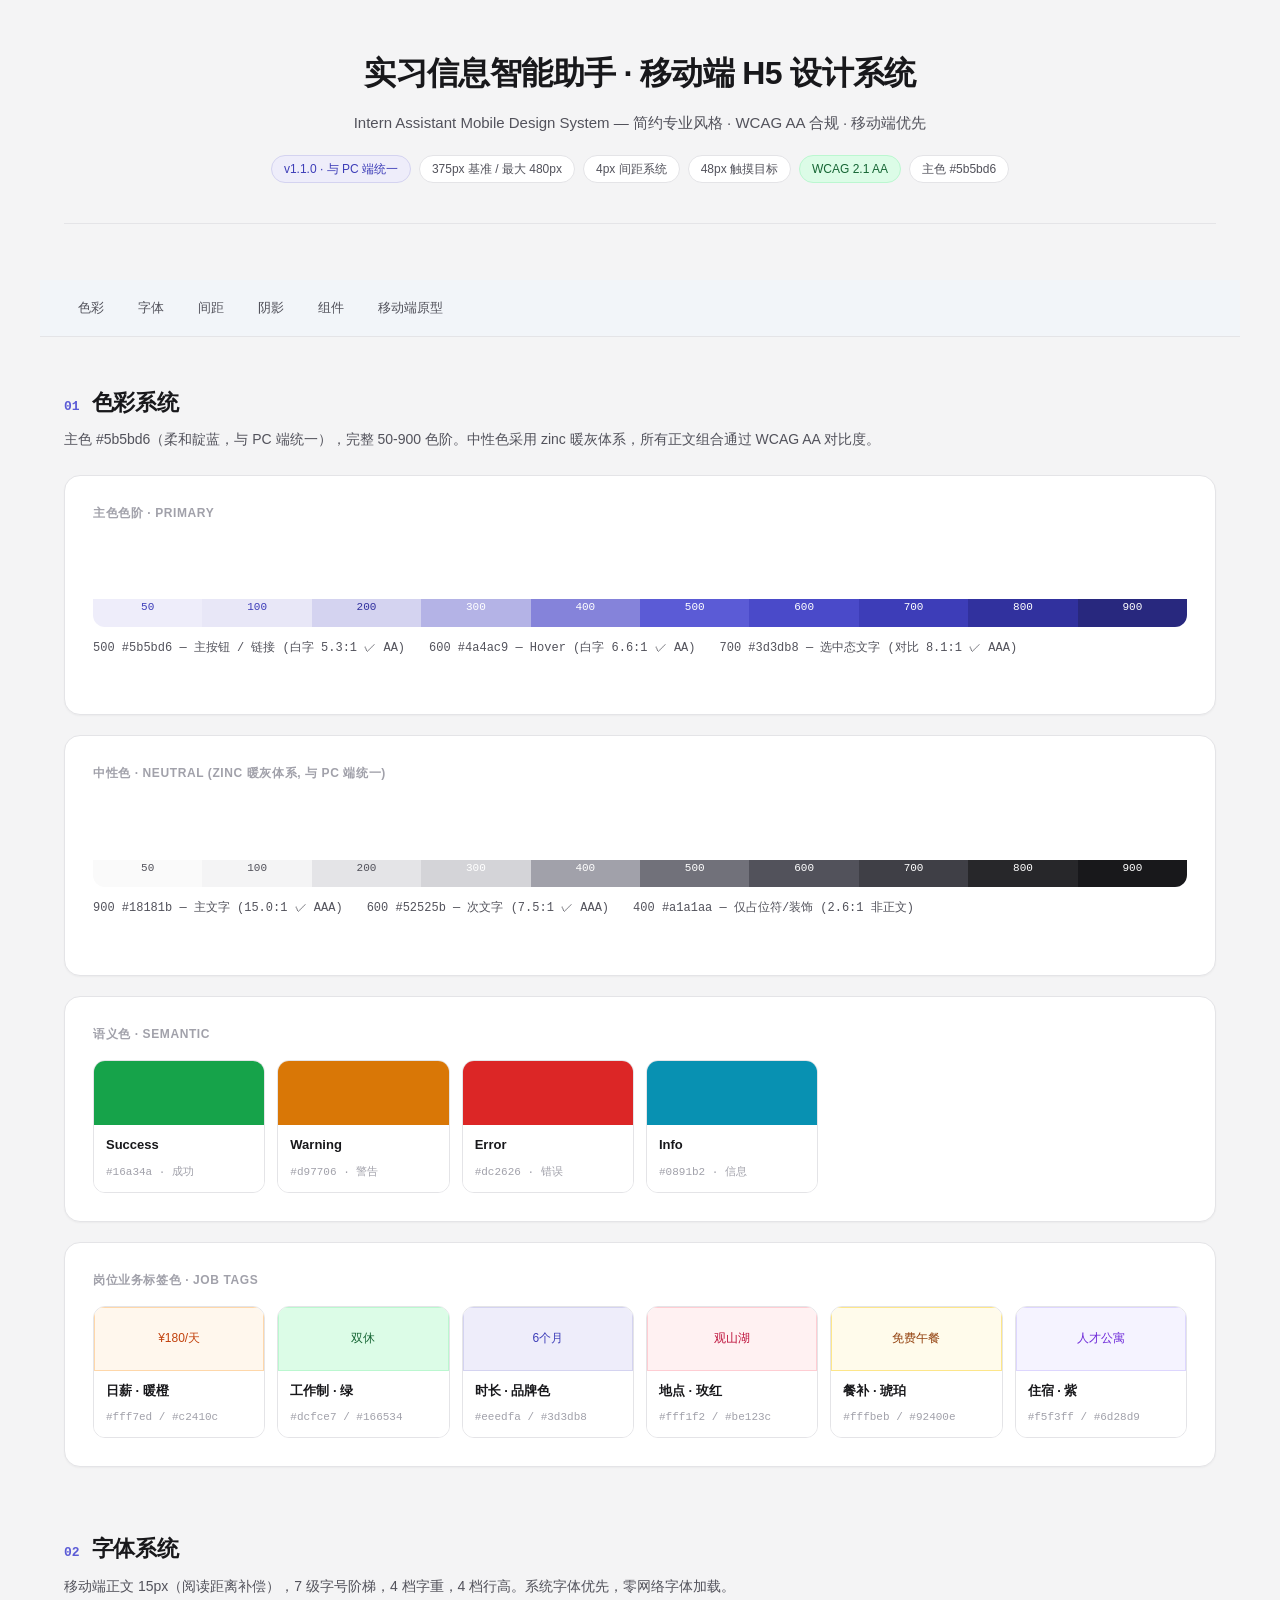
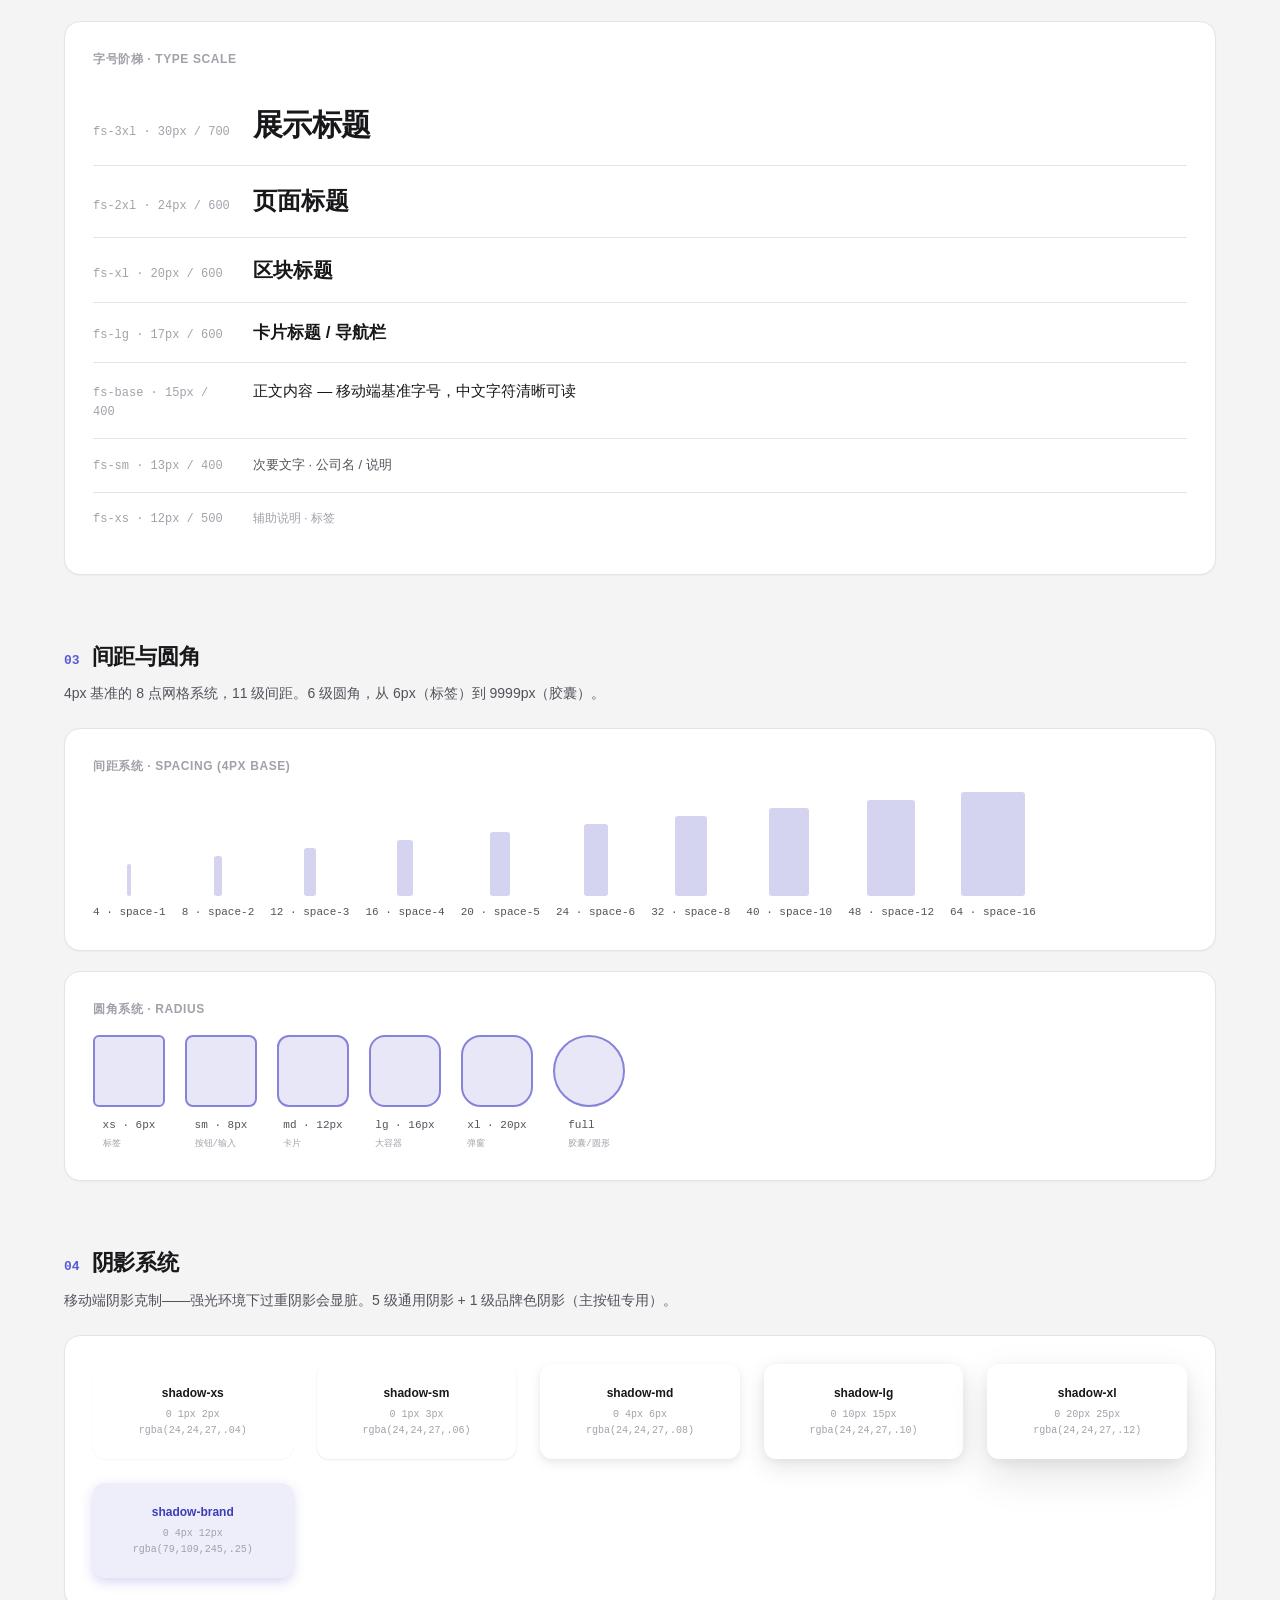
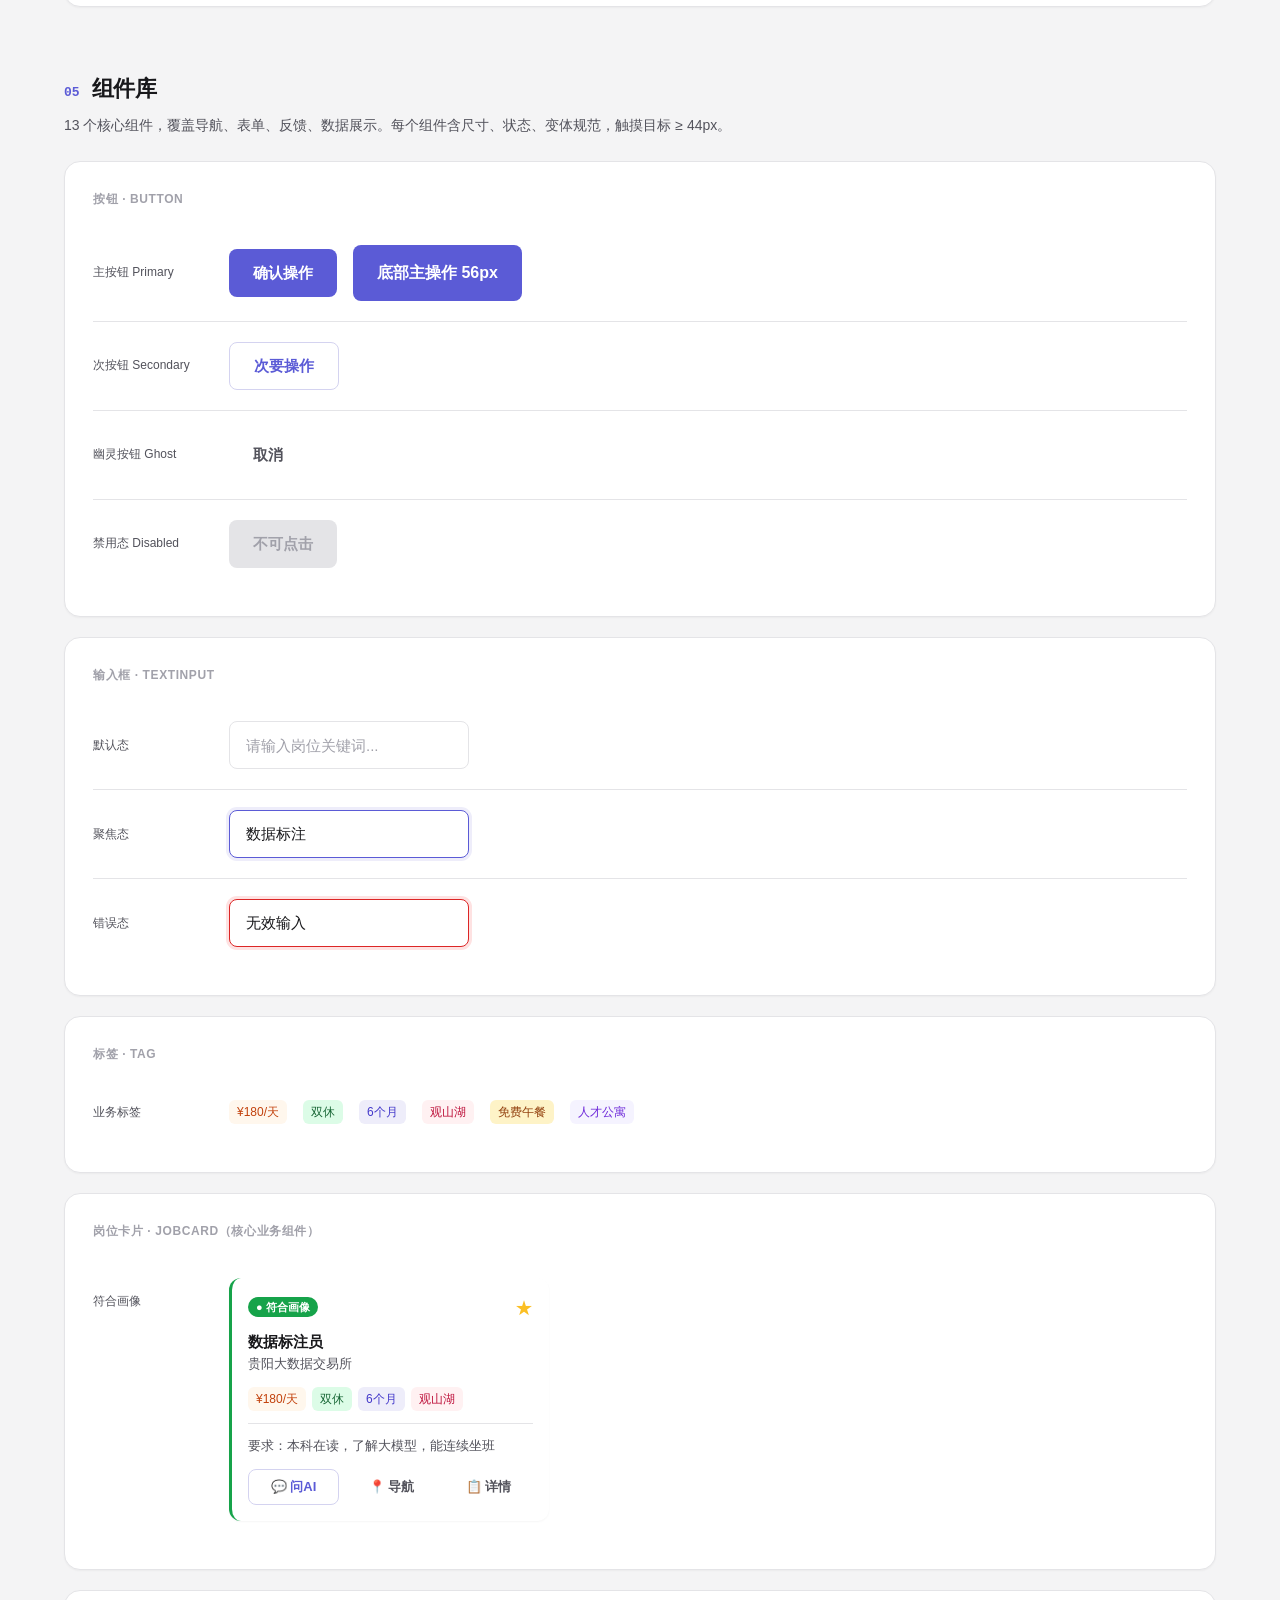
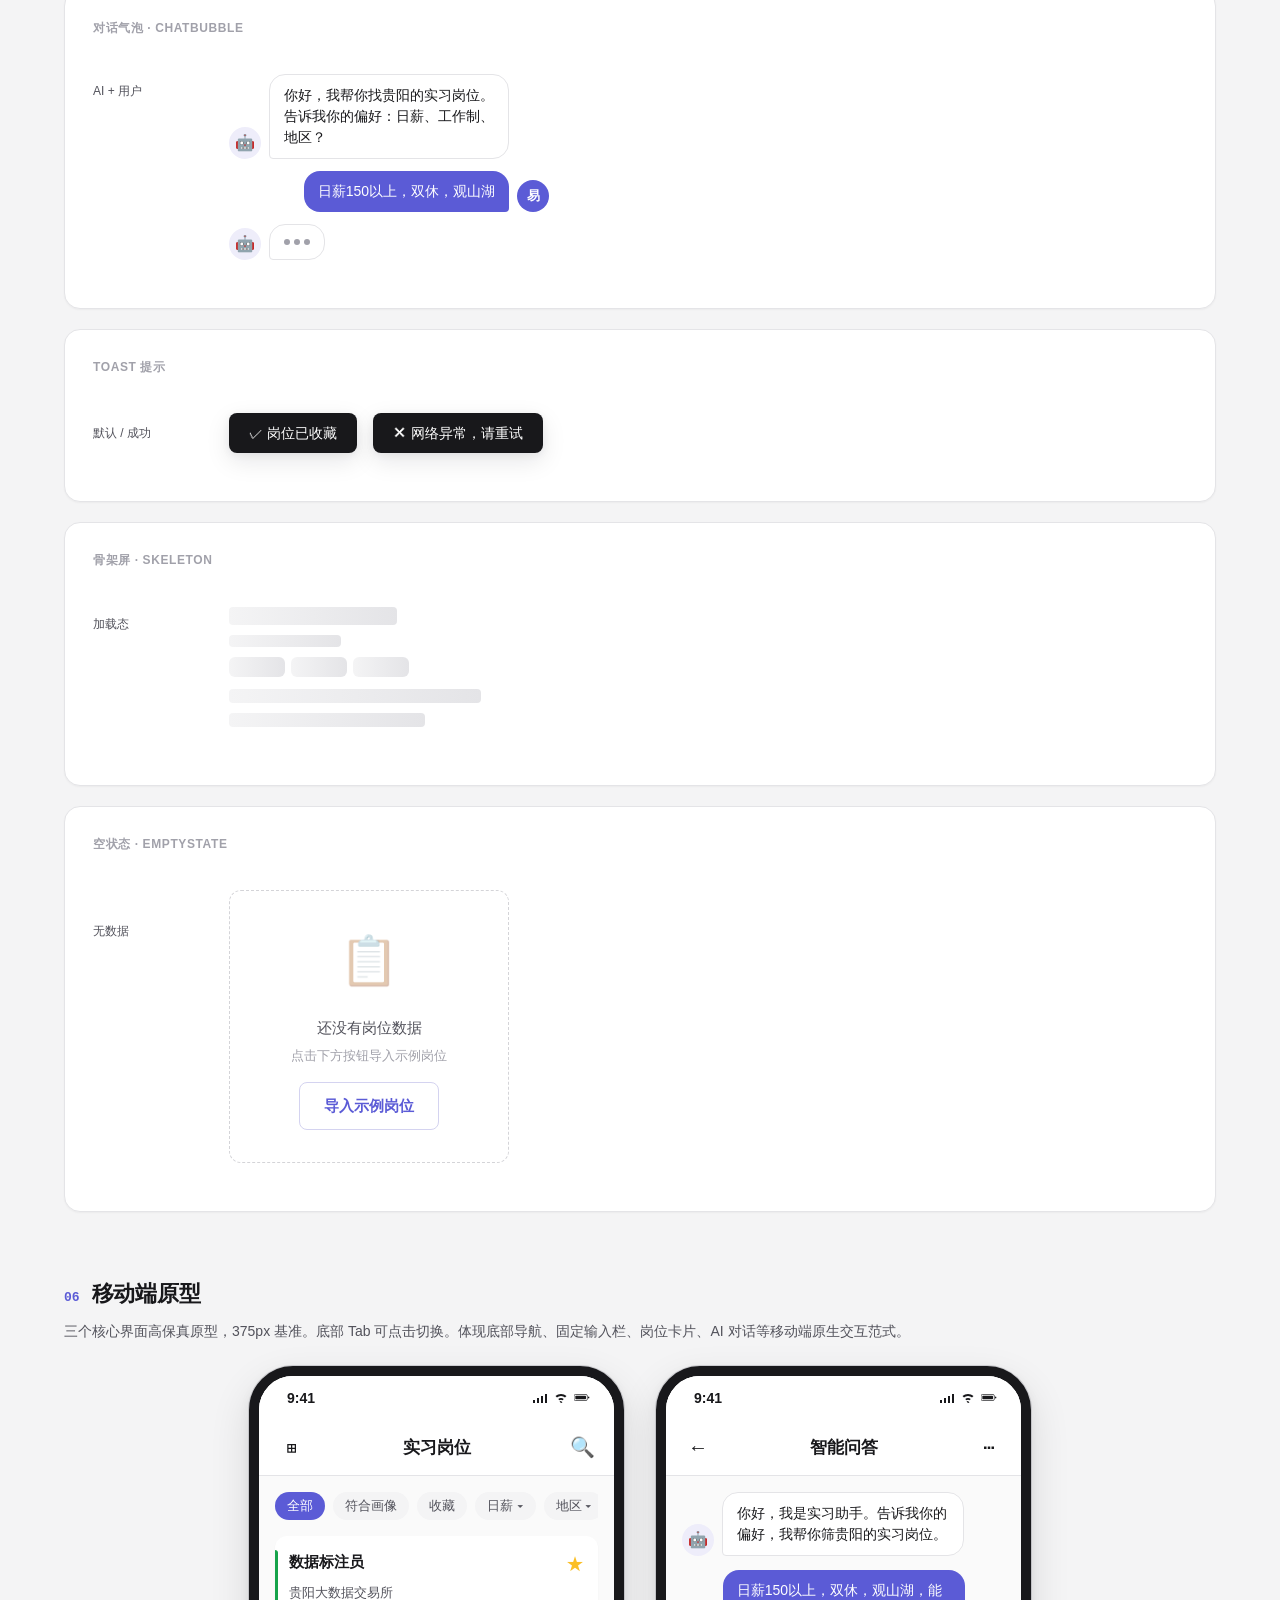
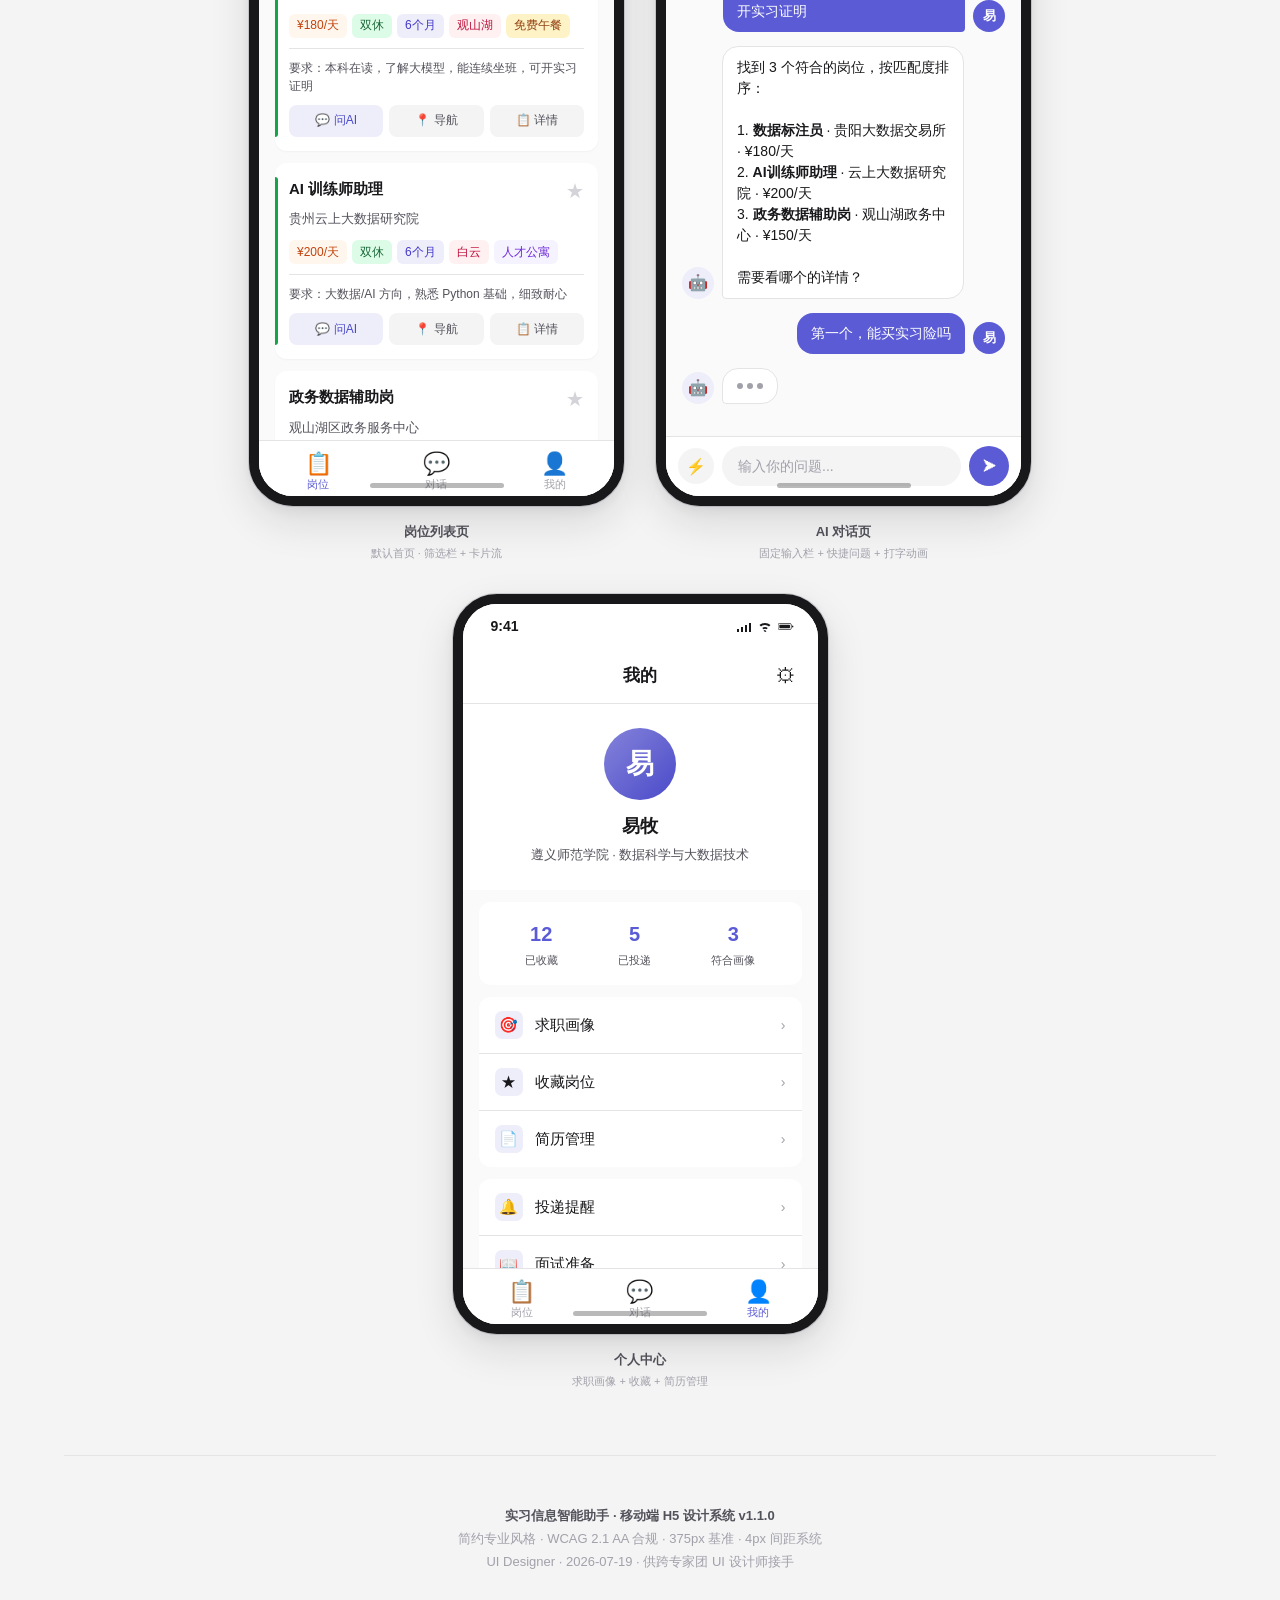
<file: ui-redesign/preview.html>
<!DOCTYPE html>
<html lang="zh-CN" data-theme="light">
<head>
<meta charset="UTF-8">
<meta name="viewport" content="width=device-width, initial-scale=1.0">
<title>实习信息智能助手 · 移动端 H5 设计系统</title>
<link rel="stylesheet" href="design-tokens.css">
<style>
  /* ============ 展示页专属样式 (画廊层, 不属于设计系统本身) ============ */
  body {
    background: #f4f4f5;
    color: var(--color-text-primary);
    padding: 0;
  }
  .gallery {
    max-width: 1200px;
    margin: 0 auto;
    padding: 48px 24px 80px;
  }
  .gallery-header {
    text-align: center;
    margin-bottom: 56px;
    padding-bottom: 40px;
    border-bottom: 1px solid var(--color-border);
  }
  .gallery-header h1 {
    font-size: 32px;
    font-weight: 700;
    letter-spacing: -0.02em;
    color: var(--c-gray-900);
    margin-bottom: 12px;
  }
  .gallery-header .subtitle {
    font-size: 15px;
    color: var(--color-text-secondary);
    margin-bottom: 20px;
  }
  .badges {
    display: flex;
    gap: 8px;
    justify-content: center;
    flex-wrap: wrap;
  }
  .badge {
    display: inline-flex;
    align-items: center;
    height: 28px;
    padding: 0 12px;
    border-radius: var(--radius-full);
    font-size: 12px;
    font-weight: 500;
    background: var(--color-bg-surface);
    border: 1px solid var(--color-border);
    color: var(--color-text-secondary);
  }
  .badge--brand { background: var(--c-primary-50); color: var(--c-primary-700); border-color: var(--c-primary-200); }
  .badge--success { background: var(--c-success-50); color: var(--c-success-700); border-color: var(--c-success-100); }

  /* 锚点导航 */
  .nav {
    position: sticky;
    top: 0;
    z-index: 50;
    background: rgba(241, 245, 249, 0.85);
    backdrop-filter: saturate(180%) blur(12px);
    -webkit-backdrop-filter: saturate(180%) blur(12px);
    border-bottom: 1px solid var(--color-border);
    margin: 0 -24px 48px;
    padding: 12px 24px;
  }
  .nav-inner {
    max-width: 1152px;
    margin: 0 auto;
    display: flex;
    gap: 6px;
    overflow-x: auto;
    scrollbar-width: none;
  }
  .nav-inner::-webkit-scrollbar { display: none; }
  .nav a {
    flex-shrink: 0;
    height: 32px;
    display: inline-flex;
    align-items: center;
    padding: 0 14px;
    border-radius: var(--radius-full);
    font-size: 13px;
    font-weight: 500;
    color: var(--color-text-secondary);
    text-decoration: none;
    transition: all var(--duration-fast) var(--ease-standard);
  }
  .nav a:hover { background: var(--color-bg-surface); color: var(--color-text-primary); }

  /* Section 通用 */
  section {
    margin-bottom: 64px;
    scroll-margin-top: 72px;
  }
  .section-title {
    display: flex;
    align-items: baseline;
    gap: 12px;
    margin-bottom: 8px;
  }
  .section-title h2 {
    font-size: 22px;
    font-weight: 600;
    color: var(--c-gray-900);
    letter-spacing: -0.01em;
  }
  .section-title .num {
    font-size: 13px;
    font-weight: 600;
    color: var(--c-primary-500);
    font-family: var(--font-family-mono);
  }
  .section-desc {
    font-size: 14px;
    color: var(--color-text-secondary);
    margin-bottom: 24px;
  }

  /* 卡片容器 */
  .panel {
    background: var(--color-bg-surface);
    border-radius: var(--radius-lg);
    border: 1px solid var(--color-border);
    padding: 28px;
    box-shadow: var(--shadow-xs);
  }
  .panel + .panel { margin-top: 20px; }
  .panel-label {
    font-size: 12px;
    font-weight: 600;
    color: var(--color-text-tertiary);
    text-transform: uppercase;
    letter-spacing: 0.05em;
    margin-bottom: 16px;
  }

  /* ============ 色彩展示 ============ */
  .color-row {
    display: flex;
    align-items: flex-end;
    border-radius: var(--radius-md);
    overflow: hidden;
    height: 88px;
    margin-bottom: 12px;
  }
  .color-swatch {
    flex: 1;
    display: flex;
    align-items: flex-end;
    justify-content: center;
    padding-bottom: 10px;
    font-size: 11px;
    font-family: var(--font-family-mono);
    font-weight: 500;
  }
  .color-meta {
    display: flex;
    gap: 24px;
    flex-wrap: wrap;
    font-size: 12px;
    color: var(--color-text-secondary);
    margin-bottom: 28px;
  }
  .color-meta span { font-family: var(--font-family-mono); }
  .color-blocks {
    display: grid;
    grid-template-columns: repeat(auto-fill, minmax(160px, 1fr));
    gap: 12px;
  }
  .color-block {
    border-radius: var(--radius-md);
    overflow: hidden;
    border: 1px solid var(--color-border);
  }
  .color-block .chip { height: 64px; }
  .color-block .info {
    padding: 10px 12px;
    background: var(--color-bg-surface);
  }
  .color-block .info strong { display: block; font-size: 13px; font-weight: 600; color: var(--color-text-primary); margin-bottom: 2px; }
  .color-block .info code { font-size: 11px; color: var(--color-text-tertiary); font-family: var(--font-family-mono); }

  /* ============ 字体展示 ============ */
  .type-row {
    display: flex;
    align-items: baseline;
    gap: 20px;
    padding: 16px 0;
    border-bottom: 1px solid var(--color-border);
  }
  .type-row:last-child { border-bottom: none; }
  .type-spec {
    flex-shrink: 0;
    width: 140px;
    font-size: 12px;
    color: var(--color-text-tertiary);
    font-family: var(--font-family-mono);
  }
  .type-sample { color: var(--color-text-primary); }

  /* ============ 间距 / 圆角 / 阴影 ============ */
  .spacing-grid {
    display: flex;
    align-items: flex-end;
    gap: 16px;
    flex-wrap: wrap;
  }
  .spacing-item {
    display: flex;
    flex-direction: column;
    align-items: center;
    gap: 8px;
  }
  .spacing-bar {
    background: var(--c-primary-200);
    border-radius: 3px;
  }
  .spacing-label {
    font-size: 11px;
    font-family: var(--font-family-mono);
    color: var(--color-text-secondary);
  }
  .radius-grid {
    display: flex;
    gap: 20px;
    flex-wrap: wrap;
  }
  .radius-item {
    display: flex;
    flex-direction: column;
    align-items: center;
    gap: 10px;
  }
  .radius-box {
    width: 72px;
    height: 72px;
    background: var(--c-primary-100);
    border: 2px solid var(--c-primary-400);
  }
  .radius-label {
    font-size: 11px;
    font-family: var(--font-family-mono);
    color: var(--color-text-secondary);
  }
  .shadow-grid {
    display: grid;
    grid-template-columns: repeat(auto-fill, minmax(180px, 1fr));
    gap: 24px;
  }
  .shadow-card {
    background: var(--color-bg-surface);
    border-radius: var(--radius-md);
    padding: 20px;
    text-align: center;
  }
  .shadow-card .name { font-size: 12px; font-weight: 600; color: var(--color-text-primary); margin-bottom: 4px; }
  .shadow-card .val { font-size: 10px; font-family: var(--font-family-mono); color: var(--color-text-tertiary); }

  /* ============ 组件展示 ============ */
  .comp-row {
    display: flex;
    align-items: center;
    gap: 16px;
    flex-wrap: wrap;
    padding: 20px 0;
    border-bottom: 1px solid var(--color-border);
  }
  .comp-row:last-child { border-bottom: none; }
  .comp-label {
    width: 120px;
    flex-shrink: 0;
    font-size: 12px;
    font-weight: 500;
    color: var(--color-text-secondary);
  }

  /* 按钮组件 */
  .btn {
    display: inline-flex;
    align-items: center;
    justify-content: center;
    gap: 6px;
    height: 48px;
    padding: 0 24px;
    border: none;
    border-radius: var(--radius-sm);
    font-family: inherit;
    font-size: 15px;
    font-weight: 600;
    cursor: pointer;
    transition: all var(--duration-fast) var(--ease-standard);
    user-select: none;
  }
  .btn--primary { background: var(--c-primary-500); color: #fff; }
  .btn--primary:hover { background: var(--c-primary-600); transform: translateY(-1px); box-shadow: var(--shadow-brand); }
  .btn--secondary { background: var(--color-bg-surface); color: var(--c-primary-500); border: 1px solid var(--c-primary-200); }
  .btn--ghost { background: transparent; color: var(--color-text-secondary); }
  .btn--ghost:hover { background: var(--color-bg-muted); }
  .btn--disabled { background: var(--c-gray-200); color: var(--c-gray-400); cursor: not-allowed; }
  .btn--lg { height: 56px; font-size: 16px; }

  /* 输入框 */
  .input {
    height: 48px;
    width: 240px;
    padding: 0 16px;
    border: 1px solid var(--color-border);
    border-radius: var(--radius-sm);
    font-family: inherit;
    font-size: 15px;
    color: var(--color-text-primary);
    background: var(--color-bg-surface);
    transition: all var(--duration-fast);
  }
  .input::placeholder { color: var(--color-text-tertiary); }
  .input:focus { outline: none; border-color: var(--c-primary-500); box-shadow: 0 0 0 3px var(--c-primary-50); }
  .input--error { border-color: var(--c-error-500); }

  /* 标签 */
  .tag {
    display: inline-flex;
    align-items: center;
    height: 24px;
    padding: 0 8px;
    border-radius: var(--radius-xs);
    font-size: 12px;
    font-weight: 500;
  }

  /* 卡片 */
  .job-card {
    width: 320px;
    background: var(--color-bg-surface);
    border-radius: var(--radius-md);
    padding: 16px;
    box-shadow: var(--shadow-xs);
    position: relative;
    overflow: hidden;
  }
  .job-card.matched { border-left: 3px solid var(--c-success-500); }
  .job-card .top { display: flex; justify-content: space-between; align-items: flex-start; margin-bottom: 8px; }
  .job-card .match-badge {
    display: inline-flex;
    align-items: center;
    height: 20px;
    padding: 0 8px;
    background: var(--c-success-500);
    color: #fff;
    border-radius: var(--radius-full);
    font-size: 11px;
    font-weight: 600;
  }
  .job-card h4 { font-size: 15px; font-weight: 600; color: var(--color-text-primary); }
  .job-card .company { font-size: 13px; color: var(--color-text-secondary); margin-bottom: 12px; }
  .job-card .tags { display: flex; flex-wrap: wrap; gap: 6px; margin-bottom: 12px; }
  .job-card .req { font-size: 13px; color: var(--color-text-secondary); padding-top: 12px; border-top: 1px solid var(--color-border); margin-bottom: 12px; }
  .job-card .actions { display: flex; gap: 8px; }
  .job-card .actions .btn { flex: 1; height: 36px; font-size: 13px; padding: 0 8px; }

  /* 对话气泡 */
  .chat-demo { width: 320px; display: flex; flex-direction: column; gap: 12px; }
  .bubble-row { display: flex; gap: 8px; align-items: flex-end; }
  .bubble-row.user { flex-direction: row-reverse; }
  .avatar {
    width: 32px; height: 32px; border-radius: 50%;
    display: flex; align-items: center; justify-content: center;
    font-size: 16px; flex-shrink: 0;
  }
  .avatar.ai { background: var(--c-primary-50); }
  .avatar.user { background: var(--c-primary-500); color: #fff; font-size: 13px; font-weight: 600; }
  .bubble {
    max-width: 75%;
    padding: 10px 14px;
    font-size: 14px;
    line-height: 1.5;
  }
  .bubble.ai { background: var(--color-bg-surface); border: 0.5px solid var(--color-border); border-radius: 16px 16px 16px 4px; color: var(--color-text-primary); }
  .bubble.user { background: var(--c-primary-500); color: #fff; border-radius: 16px 16px 4px 16px; }
  .typing { display: flex; gap: 4px; padding: 4px 0; }
  .typing span { width: 6px; height: 6px; background: var(--color-text-tertiary); border-radius: 50%; animation: bounce 1.2s infinite; }
  .typing span:nth-child(2) { animation-delay: 0.2s; }
  .typing span:nth-child(3) { animation-delay: 0.4s; }
  @keyframes bounce { 0%, 60%, 100% { transform: translateY(0); opacity: 0.5; } 30% { transform: translateY(-4px); opacity: 1; } }

  /* Toast */
  .toast-demo {
    display: inline-flex;
    align-items: center;
    gap: 8px;
    height: 40px;
    padding: 0 20px;
    background: var(--c-gray-900);
    color: #fff;
    border-radius: var(--radius-sm);
    font-size: 14px;
    font-weight: 500;
    box-shadow: var(--shadow-lg);
  }

  /* 骨架屏 */
  .skeleton-card { width: 280px; }
  .skeleton {
    background: linear-gradient(90deg, var(--c-gray-100) 0%, var(--c-gray-200) 50%, var(--c-gray-100) 100%);
    background-size: 200% 100%;
    animation: shimmer 1.5s infinite;
    border-radius: 4px;
  }
  @keyframes shimmer { 0% { background-position: 200% 0; } 100% { background-position: -200% 0; } }
  .skel-line { height: 14px; margin-bottom: 10px; }
  .skel-line.title { height: 18px; width: 60%; }
  .skel-line.sub { height: 12px; width: 40%; }
  .skel-tags { display: flex; gap: 6px; margin-bottom: 12px; }
  .skel-tag { height: 20px; width: 56px; border-radius: 6px; }

  /* 空状态 */
  .empty-demo {
    width: 280px;
    padding: 32px 16px;
    text-align: center;
    background: var(--color-bg-surface);
    border-radius: var(--radius-md);
    border: 1px dashed var(--color-border-strong);
  }
  .empty-demo .icon { font-size: 48px; margin-bottom: 16px; opacity: 0.4; }
  .empty-demo h4 { font-size: 15px; font-weight: 500; color: var(--color-text-secondary); margin-bottom: 6px; }
  .empty-demo p { font-size: 13px; color: var(--color-text-tertiary); margin-bottom: 16px; }

  /* ============ 移动端原型 ============ */
  .phones {
    display: flex;
    gap: 32px;
    justify-content: center;
    flex-wrap: wrap;
  }
  .phone {
    width: 375px;
    background: var(--color-bg-page);
    border-radius: 44px;
    border: 10px solid #18181b;
    box-shadow: var(--shadow-xl), 0 0 0 1px var(--c-gray-300);
    overflow: hidden;
    position: relative;
    flex-shrink: 0;
  }
  .phone-screen {
    height: 720px;
    background: var(--color-bg-page);
    display: flex;
    flex-direction: column;
    overflow: hidden;
    position: relative;
  }
  /* 状态栏 */
  .status-bar {
    height: 44px;
    display: flex;
    align-items: center;
    justify-content: space-between;
    padding: 0 24px 0 28px;
    font-size: 14px;
    font-weight: 600;
    color: var(--color-text-primary);
    background: var(--color-bg-surface);
    flex-shrink: 0;
  }
  .status-bar .icons { display: flex; gap: 5px; align-items: center; }
  .status-bar .icons svg { width: 16px; height: 11px; }

  /* 顶部导航栏 */
  .topbar {
    height: var(--topbar-height);
    background: var(--color-bg-surface);
    border-bottom: 0.5px solid var(--color-border);
    display: flex;
    align-items: center;
    padding: 0 8px;
    flex-shrink: 0;
    position: relative;
  }
  .topbar .title {
    flex: 1;
    text-align: center;
    font-size: 17px;
    font-weight: 600;
    color: var(--color-text-primary);
  }
  .topbar .icon-btn {
    width: 48px; height: 48px;
    display: flex; align-items: center; justify-content: center;
    background: transparent; border: none; cursor: pointer;
    color: var(--color-text-primary);
    font-size: 20px;
  }

  /* 内容区 */
  .screen-body {
    flex: 1;
    overflow-y: auto;
    padding: 16px;
  }
  .screen-body::-webkit-scrollbar { display: none; }

  /* 筛选栏 */
  .filter-bar {
    display: flex;
    gap: 8px;
    margin-bottom: 16px;
    overflow-x: auto;
    scrollbar-width: none;
  }
  .filter-bar::-webkit-scrollbar { display: none; }
  .filter-chip {
    flex-shrink: 0;
    height: 28px;
    display: inline-flex;
    align-items: center;
    padding: 0 12px;
    border-radius: var(--radius-full);
    font-size: 13px;
    font-weight: 500;
    background: var(--color-bg-muted);
    color: var(--color-text-secondary);
    border: none;
    cursor: pointer;
  }
  .filter-chip.active { background: var(--c-primary-500); color: #fff; }

  /* 岗位卡片 (原型内) */
  .jc {
    background: var(--color-bg-surface);
    border-radius: var(--radius-md);
    padding: 14px;
    margin-bottom: 12px;
    box-shadow: var(--shadow-xs);
    position: relative;
  }
  .jc.matched::before {
    content: ''; position: absolute; left: 0; top: 14px; bottom: 14px; width: 3px;
    background: var(--c-success-500); border-radius: 0 3px 3px 0;
  }
  .jc .jc-top { display: flex; justify-content: space-between; align-items: flex-start; margin-bottom: 4px; }
  .jc .jc-title { font-size: 15px; font-weight: 600; color: var(--color-text-primary); }
  .jc .jc-star { color: var(--c-gray-300); font-size: 18px; cursor: pointer; }
  .jc .jc-star.on { color: #fbbf24; }
  .jc .jc-co { font-size: 13px; color: var(--color-text-secondary); margin-bottom: 10px; }
  .jc .jc-tags { display: flex; flex-wrap: wrap; gap: 5px; margin-bottom: 10px; }
  .jc .jc-req { font-size: 12px; color: var(--color-text-secondary); padding-top: 10px; border-top: 0.5px solid var(--color-border); margin-bottom: 10px; line-height: 1.5; }
  .jc .jc-actions { display: flex; gap: 6px; }
  .jc .jc-actions button {
    flex: 1; height: 32px; border: none; border-radius: var(--radius-sm);
    font-size: 12px; font-weight: 500; cursor: pointer; font-family: inherit;
    display: inline-flex; align-items: center; justify-content: center; gap: 4px;
  }
  .jc .jc-actions .act-ai { background: var(--c-primary-50); color: var(--c-primary-600); }
  .jc .jc-actions .act-nav { background: var(--color-bg-muted); color: var(--color-text-secondary); }
  .jc .jc-actions .act-detail { background: var(--color-bg-muted); color: var(--color-text-secondary); }

  /* AI 对话页 */
  .chat-screen { padding: 0 !important; }
  .chat-body {
    flex: 1;
    overflow-y: auto;
    padding: 16px;
    display: flex;
    flex-direction: column;
    gap: 14px;
  }
  .chat-body::-webkit-scrollbar { display: none; }
  .chat-inputbar {
    height: var(--inputbar-height);
    background: var(--color-bg-surface);
    border-top: 0.5px solid var(--color-border);
    display: flex;
    align-items: center;
    gap: 8px;
    padding: 0 12px calc(var(--safe-area-bottom));
    flex-shrink: 0;
  }
  .quick-btn {
    width: 36px; height: 36px;
    border-radius: 50%; border: none;
    background: var(--color-bg-muted);
    color: var(--color-text-secondary);
    font-size: 16px; cursor: pointer;
    display: flex; align-items: center; justify-content: center;
  }
  .chat-inputbar input {
    flex: 1; height: 40px; border: none;
    background: var(--color-bg-muted);
    border-radius: var(--radius-full);
    padding: 0 16px; font-size: 14px; font-family: inherit;
    color: var(--color-text-primary);
  }
  .chat-inputbar input::placeholder { color: var(--color-text-tertiary); }
  .send-btn {
    width: 40px; height: 40px;
    border-radius: 50%; border: none;
    background: var(--c-primary-500);
    color: #fff; cursor: pointer;
    display: flex; align-items: center; justify-content: center;
  }
  .send-btn:disabled { background: var(--c-gray-200); color: var(--c-gray-400); }

  /* 我的页 */
  .profile-header {
    background: var(--color-bg-surface);
    padding: 24px 16px;
    text-align: center;
    margin-bottom: 12px;
  }
  .profile-avatar {
    width: 72px; height: 72px; border-radius: 50%;
    background: linear-gradient(135deg, var(--c-primary-400), var(--c-primary-600));
    color: #fff; font-size: 28px; font-weight: 600;
    display: flex; align-items: center; justify-content: center;
    margin: 0 auto 12px;
  }
  .profile-name { font-size: 18px; font-weight: 600; color: var(--color-text-primary); margin-bottom: 4px; }
  .profile-sub { font-size: 13px; color: var(--color-text-secondary); }
  .profile-stats {
    display: flex; justify-content: space-around;
    padding: 16px; background: var(--color-bg-surface);
    border-radius: var(--radius-md); margin-bottom: 12px;
  }
  .stat { text-align: center; }
  .stat .num { font-size: 20px; font-weight: 700; color: var(--c-primary-500); }
  .stat .label { font-size: 11px; color: var(--color-text-secondary); margin-top: 2px; }
  .menu-group {
    background: var(--color-bg-surface);
    border-radius: var(--radius-md);
    overflow: hidden;
    margin-bottom: 12px;
  }
  .menu-item {
    display: flex; align-items: center; gap: 12px;
    padding: 14px 16px;
    border-bottom: 0.5px solid var(--color-border);
    cursor: pointer;
  }
  .menu-item:last-child { border-bottom: none; }
  .menu-item .mi-icon { width: 28px; height: 28px; border-radius: 7px; background: var(--c-primary-50); display: flex; align-items: center; justify-content: center; font-size: 15px; }
  .menu-item .mi-label { flex: 1; font-size: 15px; color: var(--color-text-primary); }
  .menu-item .mi-arrow { color: var(--color-text-tertiary); font-size: 14px; }

  /* 底部 Tab */
  .tabbar {
    height: var(--tabbar-height);
    background: var(--color-bg-surface);
    border-top: 0.5px solid var(--color-border);
    display: flex;
    padding-bottom: var(--safe-area-bottom);
    flex-shrink: 0;
  }
  .tab {
    flex: 1;
    display: flex; flex-direction: column;
    align-items: center; justify-content: center;
    gap: 2px;
    background: none; border: none; cursor: pointer;
    font-family: inherit;
    padding-top: 8px;
  }
  .tab .tab-icon { font-size: 22px; line-height: 1; }
  .tab .tab-text { font-size: 11px; font-weight: 500; color: var(--color-text-tertiary); }
  .tab.active .tab-text { color: var(--c-primary-500); }
  .tab.active .tab-icon { filter: hue-rotate(0deg) saturate(2); }

  /* Home indicator */
  .home-indicator {
    position: absolute;
    bottom: 8px; left: 50%; transform: translateX(-50%);
    width: 134px; height: 5px;
    background: var(--color-text-primary);
    border-radius: 3px;
    opacity: 0.3;
  }

  /* 手机标签 */
  .phone-label {
    text-align: center;
    margin-top: 16px;
    font-size: 13px;
    font-weight: 600;
    color: var(--color-text-secondary);
  }
  .phone-label small { display: block; font-weight: 400; font-size: 11px; color: var(--color-text-tertiary); margin-top: 2px; }

  .phone-wrap { display: flex; flex-direction: column; align-items: center; }

  @media (max-width: 768px) {
    .gallery { padding: 24px 16px 48px; }
    .gallery-header h1 { font-size: 24px; }
    .nav { margin: 0 -16px 32px; padding: 12px 16px; }
    .comp-label { width: 100%; }
  }
</style>
</head>
<body>
<div class="gallery">

  <!-- Header -->
  <header class="gallery-header">
    <h1>实习信息智能助手 · 移动端 H5 设计系统</h1>
    <p class="subtitle">Intern Assistant Mobile Design System — 简约专业风格 · WCAG AA 合规 · 移动端优先</p>
    <div class="badges">
      <span class="badge badge--brand">v1.1.0 · 与 PC 端统一</span>
      <span class="badge">375px 基准 / 最大 480px</span>
      <span class="badge">4px 间距系统</span>
      <span class="badge">48px 触摸目标</span>
      <span class="badge badge--success">WCAG 2.1 AA</span>
      <span class="badge">主色 #5b5bd6</span>
    </div>
  </header>

  <!-- 锚点导航 -->
  <nav class="nav">
    <div class="nav-inner">
      <a href="#color">色彩</a>
      <a href="#type">字体</a>
      <a href="#space">间距</a>
      <a href="#shadow">阴影</a>
      <a href="#components">组件</a>
      <a href="#prototype">移动端原型</a>
    </div>
  </nav>

  <!-- 1. 色彩 -->
  <section id="color">
    <div class="section-title">
      <span class="num">01</span>
      <h2>色彩系统</h2>
    </div>
    <p class="section-desc">主色 #5b5bd6（柔和靛蓝，与 PC 端统一），完整 50-900 色阶。中性色采用 zinc 暖灰体系，所有正文组合通过 WCAG AA 对比度。</p>

    <div class="panel">
      <div class="panel-label">主色色阶 · Primary</div>
      <div class="color-row">
        <div class="color-swatch" style="background:#eeedfa;color:#3d3db8">50</div>
        <div class="color-swatch" style="background:#e8e7f7;color:#3d3db8">100</div>
        <div class="color-swatch" style="background:#d4d3f0;color:#31319e">200</div>
        <div class="color-swatch" style="background:#b4b3e6;color:#fff">300</div>
        <div class="color-swatch" style="background:#8583da;color:#fff">400</div>
        <div class="color-swatch" style="background:#5b5bd6;color:#fff">500</div>
        <div class="color-swatch" style="background:#4a4ac9;color:#fff">600</div>
        <div class="color-swatch" style="background:#3d3db8;color:#fff">700</div>
        <div class="color-swatch" style="background:#31319e;color:#fff">800</div>
        <div class="color-swatch" style="background:#28287e;color:#fff">900</div>
      </div>
      <div class="color-meta">
        <span>500 #5b5bd6 — 主按钮 / 链接 (白字 5.3:1 ✓ AA)</span>
        <span>600 #4a4ac9 — Hover (白字 6.6:1 ✓ AA)</span>
        <span>700 #3d3db8 — 选中态文字 (对比 8.1:1 ✓ AAA)</span>
      </div>
    </div>

    <div class="panel">
      <div class="panel-label">中性色 · Neutral (zinc 暖灰体系, 与 PC 端统一)</div>
      <div class="color-row">
        <div class="color-swatch" style="background:#fafafa;color:#52525b">50</div>
        <div class="color-swatch" style="background:#f4f4f5;color:#52525b">100</div>
        <div class="color-swatch" style="background:#e4e4e7;color:#52525b">200</div>
        <div class="color-swatch" style="background:#d4d4d8;color:#fff">300</div>
        <div class="color-swatch" style="background:#a1a1aa;color:#fff">400</div>
        <div class="color-swatch" style="background:#71717a;color:#fff">500</div>
        <div class="color-swatch" style="background:#52525b;color:#fff">600</div>
        <div class="color-swatch" style="background:#3f3f46;color:#fff">700</div>
        <div class="color-swatch" style="background:#27272a;color:#fff">800</div>
        <div class="color-swatch" style="background:#18181b;color:#fff">900</div>
      </div>
      <div class="color-meta">
        <span>900 #18181b — 主文字 (15.0:1 ✓ AAA)</span>
        <span>600 #52525b — 次文字 (7.5:1 ✓ AAA)</span>
        <span>400 #a1a1aa — 仅占位符/装饰 (2.6:1 非正文)</span>
      </div>
    </div>

    <div class="panel">
      <div class="panel-label">语义色 · Semantic</div>
      <div class="color-blocks">
        <div class="color-block"><div class="chip" style="background:#16a34a"></div><div class="info"><strong>Success</strong><code>#16a34a · 成功</code></div></div>
        <div class="color-block"><div class="chip" style="background:#d97706"></div><div class="info"><strong>Warning</strong><code>#d97706 · 警告</code></div></div>
        <div class="color-block"><div class="chip" style="background:#dc2626"></div><div class="info"><strong>Error</strong><code>#dc2626 · 错误</code></div></div>
        <div class="color-block"><div class="chip" style="background:#0891b2"></div><div class="info"><strong>Info</strong><code>#0891b2 · 信息</code></div></div>
      </div>
    </div>

    <div class="panel">
      <div class="panel-label">岗位业务标签色 · Job Tags</div>
      <div class="color-blocks">
        <div class="color-block"><div class="chip" style="background:#fff7ed;border:1px solid #fed7aa"><span style="color:#c2410c;font-size:12px;display:flex;align-items:center;justify-content:center;height:100%">¥180/天</span></div><div class="info"><strong>日薪 · 暖橙</strong><code>#fff7ed / #c2410c</code></div></div>
        <div class="color-block"><div class="chip" style="background:#dcfce7;border:1px solid #bbf7d0"><span style="color:#166534;font-size:12px;display:flex;align-items:center;justify-content:center;height:100%">双休</span></div><div class="info"><strong>工作制 · 绿</strong><code>#dcfce7 / #166534</code></div></div>
        <div class="color-block"><div class="chip" style="background:#eeedfa;border:1px solid #d4d3f0"><span style="color:#3d3db8;font-size:12px;display:flex;align-items:center;justify-content:center;height:100%">6个月</span></div><div class="info"><strong>时长 · 品牌色</strong><code>#eeedfa / #3d3db8</code></div></div>
        <div class="color-block"><div class="chip" style="background:#fff1f2;border:1px solid #fecdd3"><span style="color:#be123c;font-size:12px;display:flex;align-items:center;justify-content:center;height:100%">观山湖</span></div><div class="info"><strong>地点 · 玫红</strong><code>#fff1f2 / #be123c</code></div></div>
        <div class="color-block"><div class="chip" style="background:#fffbeb;border:1px solid #fde68a"><span style="color:#92400e;font-size:12px;display:flex;align-items:center;justify-content:center;height:100%">免费午餐</span></div><div class="info"><strong>餐补 · 琥珀</strong><code>#fffbeb / #92400e</code></div></div>
        <div class="color-block"><div class="chip" style="background:#f5f3ff;border:1px solid #ddd6fe"><span style="color:#6d28d9;font-size:12px;display:flex;align-items:center;justify-content:center;height:100%">人才公寓</span></div><div class="info"><strong>住宿 · 紫</strong><code>#f5f3ff / #6d28d9</code></div></div>
      </div>
    </div>
  </section>

  <!-- 2. 字体 -->
  <section id="type">
    <div class="section-title">
      <span class="num">02</span>
      <h2>字体系统</h2>
    </div>
    <p class="section-desc">移动端正文 15px（阅读距离补偿），7 级字号阶梯，4 档字重，4 档行高。系统字体优先，零网络字体加载。</p>

    <div class="panel">
      <div class="panel-label">字号阶梯 · Type Scale</div>
      <div class="type-row">
        <div class="type-spec">fs-3xl · 30px / 700</div>
        <div class="type-sample" style="font-size:30px;font-weight:700;letter-spacing:-0.02em">展示标题</div>
      </div>
      <div class="type-row">
        <div class="type-spec">fs-2xl · 24px / 600</div>
        <div class="type-sample" style="font-size:24px;font-weight:600">页面标题</div>
      </div>
      <div class="type-row">
        <div class="type-spec">fs-xl · 20px / 600</div>
        <div class="type-sample" style="font-size:20px;font-weight:600">区块标题</div>
      </div>
      <div class="type-row">
        <div class="type-spec">fs-lg · 17px / 600</div>
        <div class="type-sample" style="font-size:17px;font-weight:600">卡片标题 / 导航栏</div>
      </div>
      <div class="type-row">
        <div class="type-spec">fs-base · 15px / 400</div>
        <div class="type-sample" style="font-size:15px;font-weight:400;line-height:1.6">正文内容 — 移动端基准字号，中文字符清晰可读</div>
      </div>
      <div class="type-row">
        <div class="type-spec">fs-sm · 13px / 400</div>
        <div class="type-sample" style="font-size:13px;color:var(--color-text-secondary)">次要文字 · 公司名 / 说明</div>
      </div>
      <div class="type-row">
        <div class="type-spec">fs-xs · 12px / 500</div>
        <div class="type-sample" style="font-size:12px;font-weight:500;color:var(--color-text-tertiary)">辅助说明 · 标签</div>
      </div>
    </div>
  </section>

  <!-- 3. 间距 -->
  <section id="space">
    <div class="section-title">
      <span class="num">03</span>
      <h2>间距与圆角</h2>
    </div>
    <p class="section-desc">4px 基准的 8 点网格系统，11 级间距。6 级圆角，从 6px（标签）到 9999px（胶囊）。</p>

    <div class="panel">
      <div class="panel-label">间距系统 · Spacing (4px base)</div>
      <div class="spacing-grid">
        <div class="spacing-item"><div class="spacing-bar" style="width:4px;height:32px"></div><div class="spacing-label">4 · space-1</div></div>
        <div class="spacing-item"><div class="spacing-bar" style="width:8px;height:40px"></div><div class="spacing-label">8 · space-2</div></div>
        <div class="spacing-item"><div class="spacing-bar" style="width:12px;height:48px"></div><div class="spacing-label">12 · space-3</div></div>
        <div class="spacing-item"><div class="spacing-bar" style="width:16px;height:56px"></div><div class="spacing-label">16 · space-4</div></div>
        <div class="spacing-item"><div class="spacing-bar" style="width:20px;height:64px"></div><div class="spacing-label">20 · space-5</div></div>
        <div class="spacing-item"><div class="spacing-bar" style="width:24px;height:72px"></div><div class="spacing-label">24 · space-6</div></div>
        <div class="spacing-item"><div class="spacing-bar" style="width:32px;height:80px"></div><div class="spacing-label">32 · space-8</div></div>
        <div class="spacing-item"><div class="spacing-bar" style="width:40px;height:88px"></div><div class="spacing-label">40 · space-10</div></div>
        <div class="spacing-item"><div class="spacing-bar" style="width:48px;height:96px"></div><div class="spacing-label">48 · space-12</div></div>
        <div class="spacing-item"><div class="spacing-bar" style="width:64px;height:104px"></div><div class="spacing-label">64 · space-16</div></div>
      </div>
    </div>

    <div class="panel">
      <div class="panel-label">圆角系统 · Radius</div>
      <div class="radius-grid">
        <div class="radius-item"><div class="radius-box" style="border-radius:6px"></div><div class="radius-label">xs · 6px<br><small style="color:var(--color-text-tertiary)">标签</small></div></div>
        <div class="radius-item"><div class="radius-box" style="border-radius:8px"></div><div class="radius-label">sm · 8px<br><small style="color:var(--color-text-tertiary)">按钮/输入</small></div></div>
        <div class="radius-item"><div class="radius-box" style="border-radius:12px"></div><div class="radius-label">md · 12px<br><small style="color:var(--color-text-tertiary)">卡片</small></div></div>
        <div class="radius-item"><div class="radius-box" style="border-radius:16px"></div><div class="radius-label">lg · 16px<br><small style="color:var(--color-text-tertiary)">大容器</small></div></div>
        <div class="radius-item"><div class="radius-box" style="border-radius:20px"></div><div class="radius-label">xl · 20px<br><small style="color:var(--color-text-tertiary)">弹窗</small></div></div>
        <div class="radius-item"><div class="radius-box" style="border-radius:9999px"></div><div class="radius-label">full<br><small style="color:var(--color-text-tertiary)">胶囊/圆形</small></div></div>
      </div>
    </div>
  </section>

  <!-- 4. 阴影 -->
  <section id="shadow">
    <div class="section-title">
      <span class="num">04</span>
      <h2>阴影系统</h2>
    </div>
    <p class="section-desc">移动端阴影克制——强光环境下过重阴影会显脏。5 级通用阴影 + 1 级品牌色阴影（主按钮专用）。</p>

    <div class="panel">
      <div class="shadow-grid">
        <div class="shadow-card" style="box-shadow:var(--shadow-xs)"><div class="name">shadow-xs</div><div class="val">0 1px 2px rgba(24,24,27,.04)</div></div>
        <div class="shadow-card" style="box-shadow:var(--shadow-sm)"><div class="name">shadow-sm</div><div class="val">0 1px 3px rgba(24,24,27,.06)</div></div>
        <div class="shadow-card" style="box-shadow:var(--shadow-md)"><div class="name">shadow-md</div><div class="val">0 4px 6px rgba(24,24,27,.08)</div></div>
        <div class="shadow-card" style="box-shadow:var(--shadow-lg)"><div class="name">shadow-lg</div><div class="val">0 10px 15px rgba(24,24,27,.10)</div></div>
        <div class="shadow-card" style="box-shadow:var(--shadow-xl)"><div class="name">shadow-xl</div><div class="val">0 20px 25px rgba(24,24,27,.12)</div></div>
        <div class="shadow-card" style="box-shadow:var(--shadow-brand);background:var(--c-primary-50)"><div class="name" style="color:var(--c-primary-700)">shadow-brand</div><div class="val">0 4px 12px rgba(79,109,245,.25)</div></div>
      </div>
    </div>
  </section>

  <!-- 5. 组件 -->
  <section id="components">
    <div class="section-title">
      <span class="num">05</span>
      <h2>组件库</h2>
    </div>
    <p class="section-desc">13 个核心组件，覆盖导航、表单、反馈、数据展示。每个组件含尺寸、状态、变体规范，触摸目标 ≥ 44px。</p>

    <div class="panel">
      <div class="panel-label">按钮 · Button</div>
      <div class="comp-row">
        <div class="comp-label">主按钮 Primary</div>
        <button class="btn btn--primary">确认操作</button>
        <button class="btn btn--primary btn--lg">底部主操作 56px</button>
      </div>
      <div class="comp-row">
        <div class="comp-label">次按钮 Secondary</div>
        <button class="btn btn--secondary">次要操作</button>
      </div>
      <div class="comp-row">
        <div class="comp-label">幽灵按钮 Ghost</div>
        <button class="btn btn--ghost">取消</button>
      </div>
      <div class="comp-row">
        <div class="comp-label">禁用态 Disabled</div>
        <button class="btn btn--disabled" disabled>不可点击</button>
      </div>
    </div>

    <div class="panel">
      <div class="panel-label">输入框 · TextInput</div>
      <div class="comp-row">
        <div class="comp-label">默认态</div>
        <input class="input" placeholder="请输入岗位关键词...">
      </div>
      <div class="comp-row">
        <div class="comp-label">聚焦态</div>
        <input class="input" value="数据标注" style="border-color:var(--c-primary-500);box-shadow:0 0 0 3px var(--c-primary-50)">
      </div>
      <div class="comp-row">
        <div class="comp-label">错误态</div>
        <input class="input input--error" value="无效输入" style="box-shadow:0 0 0 3px var(--c-error-50)">
      </div>
    </div>

    <div class="panel">
      <div class="panel-label">标签 · Tag</div>
      <div class="comp-row">
        <div class="comp-label">业务标签</div>
        <span class="tag" style="background:var(--tag-salary-bg);color:var(--tag-salary-text)">¥180/天</span>
        <span class="tag" style="background:var(--tag-schedule-bg);color:var(--tag-schedule-text)">双休</span>
        <span class="tag" style="background:var(--tag-duration-bg);color:var(--tag-duration-text)">6个月</span>
        <span class="tag" style="background:var(--tag-location-bg);color:var(--tag-location-text)">观山湖</span>
        <span class="tag" style="background:var(--tag-meal-bg);color:var(--tag-meal-text)">免费午餐</span>
        <span class="tag" style="background:var(--tag-housing-bg);color:var(--tag-housing-text)">人才公寓</span>
      </div>
    </div>

    <div class="panel">
      <div class="panel-label">岗位卡片 · JobCard（核心业务组件）</div>
      <div class="comp-row" style="align-items:flex-start">
        <div class="comp-label" style="padding-top:14px">符合画像</div>
        <div class="job-card matched">
          <div class="top">
            <div>
              <span class="match-badge">● 符合画像</span>
            </div>
            <span style="color:#fbbf24;font-size:18px">★</span>
          </div>
          <h4 style="margin-top:8px">数据标注员</h4>
          <div class="company">贵阳大数据交易所</div>
          <div class="tags">
            <span class="tag" style="background:var(--tag-salary-bg);color:var(--tag-salary-text)">¥180/天</span>
            <span class="tag" style="background:var(--tag-schedule-bg);color:var(--tag-schedule-text)">双休</span>
            <span class="tag" style="background:var(--tag-duration-bg);color:var(--tag-duration-text)">6个月</span>
            <span class="tag" style="background:var(--tag-location-bg);color:var(--tag-location-text)">观山湖</span>
          </div>
          <div class="req">要求：本科在读，了解大模型，能连续坐班</div>
          <div class="actions">
            <button class="btn btn--secondary" style="flex:1;height:36px;font-size:13px;padding:0 8px">💬 问AI</button>
            <button class="btn btn--ghost" style="flex:1;height:36px;font-size:13px;padding:0 8px">📍 导航</button>
            <button class="btn btn--ghost" style="flex:1;height:36px;font-size:13px;padding:0 8px">📋 详情</button>
          </div>
        </div>
      </div>
    </div>

    <div class="panel">
      <div class="panel-label">对话气泡 · ChatBubble</div>
      <div class="comp-row" style="align-items:flex-start">
        <div class="comp-label" style="padding-top:8px">AI + 用户</div>
        <div class="chat-demo">
          <div class="bubble-row">
            <div class="avatar ai">🤖</div>
            <div class="bubble ai">你好，我帮你找贵阳的实习岗位。告诉我你的偏好：日薪、工作制、地区？</div>
          </div>
          <div class="bubble-row user">
            <div class="avatar user">易</div>
            <div class="bubble user">日薪150以上，双休，观山湖</div>
          </div>
          <div class="bubble-row">
            <div class="avatar ai">🤖</div>
            <div class="bubble ai">
              <div class="typing"><span></span><span></span><span></span></div>
            </div>
          </div>
        </div>
      </div>
    </div>

    <div class="panel">
      <div class="panel-label">Toast 提示</div>
      <div class="comp-row">
        <div class="comp-label">默认 / 成功</div>
        <div class="toast-demo">✓ 岗位已收藏</div>
        <div class="toast-demo">✕ 网络异常，请重试</div>
      </div>
    </div>

    <div class="panel">
      <div class="panel-label">骨架屏 · Skeleton</div>
      <div class="comp-row" style="align-items:flex-start">
        <div class="comp-label" style="padding-top:8px">加载态</div>
        <div class="skeleton-card">
          <div class="skeleton skel-line title"></div>
          <div class="skeleton skel-line sub"></div>
          <div class="skel-tags">
            <div class="skeleton skel-tag"></div>
            <div class="skeleton skel-tag"></div>
            <div class="skeleton skel-tag"></div>
          </div>
          <div class="skeleton skel-line" style="width:90%"></div>
          <div class="skeleton skel-line" style="width:70%"></div>
        </div>
      </div>
    </div>

    <div class="panel">
      <div class="panel-label">空状态 · EmptyState</div>
      <div class="comp-row" style="align-items:flex-start">
        <div class="comp-label" style="padding-top:32px">无数据</div>
        <div class="empty-demo">
          <div class="icon">📋</div>
          <h4>还没有岗位数据</h4>
          <p>点击下方按钮导入示例岗位</p>
          <button class="btn btn--secondary">导入示例岗位</button>
        </div>
      </div>
    </div>
  </section>

  <!-- 6. 移动端原型 -->
  <section id="prototype">
    <div class="section-title">
      <span class="num">06</span>
      <h2>移动端原型</h2>
    </div>
    <p class="section-desc">三个核心界面高保真原型，375px 基准。底部 Tab 可点击切换。体现底部导航、固定输入栏、岗位卡片、AI 对话等移动端原生交互范式。</p>

    <div class="phones">

      <!-- 手机 1: 岗位列表 -->
      <div class="phone-wrap">
        <div class="phone">
          <div class="phone-screen">
            <div class="status-bar">
              <span>9:41</span>
              <div class="icons">
                <svg viewBox="0 0 16 11" fill="currentColor"><path d="M1 8h2v3H1zm4-2h2v5H5zm4-2h2v7H9zm4-2h2v9h-2z"/></svg>
                <svg viewBox="0 0 16 11" fill="currentColor"><path d="M8 2c2 0 4 .8 5.5 2L12 5.5C11 4.8 9.5 4 8 4s-3 .8-4 1.5L2.5 4C4 2.8 6 2 8 2zm0 4c1 0 2 .4 2.8 1L9.5 8.3c-.4-.3-.9-.5-1.5-.5s-1.1.2-1.5.5L5.2 7c.8-.6 1.8-1 2.8-1zm0 3l1.5 1.5L8 11l-1.5-1.5L8 9z"/></svg>
                <svg viewBox="0 0 24 11" fill="currentColor"><rect x="0" y="1" width="20" height="9" rx="2" fill="none" stroke="currentColor" stroke-width="1"/><rect x="2" y="3" width="16" height="5" rx="1"/><rect x="21" y="4" width="2" height="3" rx="1"/></svg>
              </div>
            </div>
            <div class="topbar">
              <button class="icon-btn">⊞</button>
              <div class="title">实习岗位</div>
              <button class="icon-btn">🔍</button>
            </div>
            <div class="screen-body" id="screen-jobs">
              <div class="filter-bar">
                <button class="filter-chip active">全部</button>
                <button class="filter-chip">符合画像</button>
                <button class="filter-chip">收藏</button>
                <button class="filter-chip">日薪 ▾</button>
                <button class="filter-chip">地区 ▾</button>
              </div>

              <div class="jc matched">
                <div class="jc-top">
                  <div class="jc-title">数据标注员</div>
                  <span class="jc-star on">★</span>
                </div>
                <div class="jc-co">贵阳大数据交易所</div>
                <div class="jc-tags">
                  <span class="tag" style="background:var(--tag-salary-bg);color:var(--tag-salary-text)">¥180/天</span>
                  <span class="tag" style="background:var(--tag-schedule-bg);color:var(--tag-schedule-text)">双休</span>
                  <span class="tag" style="background:var(--tag-duration-bg);color:var(--tag-duration-text)">6个月</span>
                  <span class="tag" style="background:var(--tag-location-bg);color:var(--tag-location-text)">观山湖</span>
                  <span class="tag" style="background:var(--tag-meal-bg);color:var(--tag-meal-text)">免费午餐</span>
                </div>
                <div class="jc-req">要求：本科在读，了解大模型，能连续坐班，可开实习证明</div>
                <div class="jc-actions">
                  <button class="act-ai">💬 问AI</button>
                  <button class="act-nav">📍 导航</button>
                  <button class="act-detail">📋 详情</button>
                </div>
              </div>

              <div class="jc matched">
                <div class="jc-top">
                  <div class="jc-title">AI 训练师助理</div>
                  <span class="jc-star">★</span>
                </div>
                <div class="jc-co">贵州云上大数据研究院</div>
                <div class="jc-tags">
                  <span class="tag" style="background:var(--tag-salary-bg);color:var(--tag-salary-text)">¥200/天</span>
                  <span class="tag" style="background:var(--tag-schedule-bg);color:var(--tag-schedule-text)">双休</span>
                  <span class="tag" style="background:var(--tag-duration-bg);color:var(--tag-duration-text)">6个月</span>
                  <span class="tag" style="background:var(--tag-location-bg);color:var(--tag-location-text)">白云</span>
                  <span class="tag" style="background:var(--tag-housing-bg);color:var(--tag-housing-text)">人才公寓</span>
                </div>
                <div class="jc-req">要求：大数据/AI 方向，熟悉 Python 基础，细致耐心</div>
                <div class="jc-actions">
                  <button class="act-ai">💬 问AI</button>
                  <button class="act-nav">📍 导航</button>
                  <button class="act-detail">📋 详情</button>
                </div>
              </div>

              <div class="jc">
                <div class="jc-top">
                  <div class="jc-title">政务数据辅助岗</div>
                  <span class="jc-star">★</span>
                </div>
                <div class="jc-co">观山湖区政务服务中心</div>
                <div class="jc-tags">
                  <span class="tag" style="background:var(--tag-salary-bg);color:var(--tag-salary-text)">¥150/天</span>
                  <span class="tag" style="background:var(--tag-schedule-bg);color:var(--tag-schedule-text)">双休</span>
                  <span class="tag" style="background:var(--tag-duration-bg);color:var(--tag-duration-text)">6个月</span>
                  <span class="tag" style="background:var(--tag-location-bg);color:var(--tag-location-text)">观山湖</span>
                </div>
                <div class="jc-req">要求：细心稳重，熟悉 Office，能处理数据录入</div>
                <div class="jc-actions">
                  <button class="act-ai">💬 问AI</button>
                  <button class="act-nav">📍 导航</button>
                  <button class="act-detail">📋 详情</button>
                </div>
              </div>
            </div>
            <div class="tabbar">
              <button class="tab active" data-screen="jobs"><span class="tab-icon">📋</span><span class="tab-text">岗位</span></button>
              <button class="tab" data-screen="chat"><span class="tab-icon">💬</span><span class="tab-text">对话</span></button>
              <button class="tab" data-screen="profile"><span class="tab-icon">👤</span><span class="tab-text">我的</span></button>
            </div>
            <div class="home-indicator"></div>
          </div>
        </div>
        <div class="phone-label">岗位列表页<small>默认首页 · 筛选栏 + 卡片流</small></div>
      </div>

      <!-- 手机 2: AI 对话 -->
      <div class="phone-wrap">
        <div class="phone">
          <div class="phone-screen">
            <div class="status-bar">
              <span>9:41</span>
              <div class="icons">
                <svg viewBox="0 0 16 11" fill="currentColor"><path d="M1 8h2v3H1zm4-2h2v5H5zm4-2h2v7H9zm4-2h2v9h-2z"/></svg>
                <svg viewBox="0 0 16 11" fill="currentColor"><path d="M8 2c2 0 4 .8 5.5 2L12 5.5C11 4.8 9.5 4 8 4s-3 .8-4 1.5L2.5 4C4 2.8 6 2 8 2zm0 4c1 0 2 .4 2.8 1L9.5 8.3c-.4-.3-.9-.5-1.5-.5s-1.1.2-1.5.5L5.2 7c.8-.6 1.8-1 2.8-1zm0 3l1.5 1.5L8 11l-1.5-1.5L8 9z"/></svg>
                <svg viewBox="0 0 24 11" fill="currentColor"><rect x="0" y="1" width="20" height="9" rx="2" fill="none" stroke="currentColor" stroke-width="1"/><rect x="2" y="3" width="16" height="5" rx="1"/><rect x="21" y="4" width="2" height="3" rx="1"/></svg>
              </div>
            </div>
            <div class="topbar">
              <button class="icon-btn">←</button>
              <div class="title">智能问答</div>
              <button class="icon-btn">⋯</button>
            </div>
            <div class="chat-body" id="screen-chat">
              <div class="bubble-row">
                <div class="avatar ai">🤖</div>
                <div class="bubble ai">你好，我是实习助手。告诉我你的偏好，我帮你筛贵阳的实习岗位。</div>
              </div>
              <div class="bubble-row user">
                <div class="avatar user">易</div>
                <div class="bubble user">日薪150以上，双休，观山湖，能开实习证明</div>
              </div>
              <div class="bubble-row">
                <div class="avatar ai">🤖</div>
                <div class="bubble ai">找到 3 个符合的岗位，按匹配度排序：<br><br>1. <strong>数据标注员</strong> · 贵阳大数据交易所 · ¥180/天<br>2. <strong>AI训练师助理</strong> · 云上大数据研究院 · ¥200/天<br>3. <strong>政务数据辅助岗</strong> · 观山湖政务中心 · ¥150/天<br><br>需要看哪个的详情？</div>
              </div>
              <div class="bubble-row user">
                <div class="avatar user">易</div>
                <div class="bubble user">第一个，能买实习险吗</div>
              </div>
              <div class="bubble-row">
                <div class="avatar ai">🤖</div>
                <div class="bubble ai">
                  <div class="typing"><span></span><span></span><span></span></div>
                </div>
              </div>
            </div>
            <div class="chat-inputbar">
              <button class="quick-btn">⚡</button>
              <input placeholder="输入你的问题...">
              <button class="send-btn">➤</button>
            </div>
            <div class="home-indicator"></div>
          </div>
        </div>
        <div class="phone-label">AI 对话页<small>固定输入栏 + 快捷问题 + 打字动画</small></div>
      </div>

      <!-- 手机 3: 我的 -->
      <div class="phone-wrap">
        <div class="phone">
          <div class="phone-screen">
            <div class="status-bar">
              <span>9:41</span>
              <div class="icons">
                <svg viewBox="0 0 16 11" fill="currentColor"><path d="M1 8h2v3H1zm4-2h2v5H5zm4-2h2v7H9zm4-2h2v9h-2z"/></svg>
                <svg viewBox="0 0 16 11" fill="currentColor"><path d="M8 2c2 0 4 .8 5.5 2L12 5.5C11 4.8 9.5 4 8 4s-3 .8-4 1.5L2.5 4C4 2.8 6 2 8 2zm0 4c1 0 2 .4 2.8 1L9.5 8.3c-.4-.3-.9-.5-1.5-.5s-1.1.2-1.5.5L5.2 7c.8-.6 1.8-1 2.8-1zm0 3l1.5 1.5L8 11l-1.5-1.5L8 9z"/></svg>
                <svg viewBox="0 0 24 11" fill="currentColor"><rect x="0" y="1" width="20" height="9" rx="2" fill="none" stroke="currentColor" stroke-width="1"/><rect x="2" y="3" width="16" height="5" rx="1"/><rect x="21" y="4" width="2" height="3" rx="1"/></svg>
              </div>
            </div>
            <div class="topbar">
              <button class="icon-btn"></button>
              <div class="title">我的</div>
              <button class="icon-btn">⚙</button>
            </div>
            <div class="screen-body" id="screen-profile">
              <div class="profile-header" style="border-radius:0;margin:-16px -16px 12px">
                <div class="profile-avatar">易</div>
                <div class="profile-name">易牧</div>
                <div class="profile-sub">遵义师范学院 · 数据科学与大数据技术</div>
              </div>

              <div class="profile-stats">
                <div class="stat"><div class="num">12</div><div class="label">已收藏</div></div>
                <div class="stat"><div class="num">5</div><div class="label">已投递</div></div>
                <div class="stat"><div class="num">3</div><div class="label">符合画像</div></div>
              </div>

              <div class="menu-group">
                <div class="menu-item">
                  <div class="mi-icon">🎯</div>
                  <div class="mi-label">求职画像</div>
                  <div class="mi-arrow">›</div>
                </div>
                <div class="menu-item">
                  <div class="mi-icon">★</div>
                  <div class="mi-label">收藏岗位</div>
                  <div class="mi-arrow">›</div>
                </div>
                <div class="menu-item">
                  <div class="mi-icon">📄</div>
                  <div class="mi-label">简历管理</div>
                  <div class="mi-arrow">›</div>
                </div>
              </div>

              <div class="menu-group">
                <div class="menu-item">
                  <div class="mi-icon">🔔</div>
                  <div class="mi-label">投递提醒</div>
                  <div class="mi-arrow">›</div>
                </div>
                <div class="menu-item">
                  <div class="mi-icon">📖</div>
                  <div class="mi-label">面试准备</div>
                  <div class="mi-arrow">›</div>
                </div>
                <div class="menu-item">
                  <div class="mi-icon">⚙</div>
                  <div class="mi-label">设置</div>
                  <div class="mi-arrow">›</div>
                </div>
              </div>
            </div>
            <div class="tabbar">
              <button class="tab" data-screen="jobs"><span class="tab-icon">📋</span><span class="tab-text">岗位</span></button>
              <button class="tab" data-screen="chat"><span class="tab-icon">💬</span><span class="tab-text">对话</span></button>
              <button class="tab active" data-screen="profile"><span class="tab-icon">👤</span><span class="tab-text">我的</span></button>
            </div>
            <div class="home-indicator"></div>
          </div>
        </div>
        <div class="phone-label">个人中心<small>求职画像 + 收藏 + 简历管理</small></div>
      </div>

    </div>
  </section>

  <footer style="text-align:center;padding:48px 0 0;border-top:1px solid var(--color-border);color:var(--color-text-tertiary);font-size:13px;line-height:1.8">
    <div><strong style="color:var(--color-text-secondary)">实习信息智能助手 · 移动端 H5 设计系统 v1.1.0</strong></div>
    <div>简约专业风格 · WCAG 2.1 AA 合规 · 375px 基准 · 4px 间距系统</div>
    <div>UI Designer · 2026-07-19 · 供跨专家团 UI 设计师接手</div>
  </footer>

</div>

<script>
  // 底部 Tab 切换高亮（视觉演示，单屏内切换）
  document.querySelectorAll('.phone').forEach(phone => {
    const tabs = phone.querySelectorAll('.tab');
    tabs.forEach(tab => {
      tab.addEventListener('click', () => {
        tabs.forEach(t => t.classList.remove('active'));
        tab.classList.add('active');
      });
    });
  });

  // 岗位卡片收藏切换
  document.querySelectorAll('.jc-star').forEach(star => {
    star.addEventListener('click', () => {
      star.classList.toggle('on');
    });
  });

  // 筛选栏切换
  document.querySelectorAll('.filter-chip').forEach(chip => {
    chip.addEventListener('click', () => {
      chip.parentElement.querySelectorAll('.filter-chip').forEach(c => c.classList.remove('active'));
      chip.classList.add('active');
    });
  });
</script>
</body>
</html>
</file>
<file: ui-redesign/design-tokens.css>
/* ============================================================
 * Intern Assistant — Mobile H5 Design Tokens
 * Version: 1.1.0  (统一版: 与 PC 端 #5b5bd6 + zinc 体系对齐)
 * Updated: 2026-07-19
 *
 * 简约专业风格 · 移动端优先 · WCAG AA 合规
 * 主色 #5b5bd6 / 中性 zinc 暖灰 / 降饱和度语义色
 * 与 PC 端 design-tokens.css 共用同一套视觉语言
 * 直接引入即可使用所有 CSS 变量
 * ============================================================ */

:root {
  /* ===== 色彩系统 ===== */

  /* 主色 (Primary — 柔和靛蓝 #5b5bd6, 与 PC 端统一)
   * 50/200/600/700 精确对齐 PC 端 primary-light/border/hover/active */
  --c-primary-50:  #eeedfa;
  --c-primary-100: #e8e7f7;
  --c-primary-200: #d4d3f0;
  --c-primary-300: #b4b3e6;
  --c-primary-400: #8583da;
  --c-primary-500: #5b5bd6;  /* 品牌主色, 与 PC 端 --primary 一致 */
  --c-primary-600: #4a4ac9;  /* hover, 与 PC 端 --primary-hover 一致 */
  --c-primary-700: #3d3db8;  /* active, 与 PC 端 --primary-active 一致 */
  --c-primary-800: #31319e;
  --c-primary-900: #28287e;

  /* 中性色 (Neutral — zinc 暖灰体系, 与 PC 端统一)
   * 比 slate 冷灰更舒适, 适合长时间阅读 */
  --c-gray-50:  #fafafa;
  --c-gray-100: #f4f4f5;
  --c-gray-200: #e4e4e7;
  --c-gray-300: #d4d4d8;
  --c-gray-400: #a1a1aa;
  --c-gray-500: #71717a;
  --c-gray-600: #52525b;
  --c-gray-700: #3f3f46;
  --c-gray-800: #27272a;
  --c-gray-900: #18181b;
  --c-gray-950: #09090b;

  /* 语义色 (Semantic — 降饱和度, 与 PC 端统一, 柔和不刺眼) */
  --c-success-50:  #dcfce7;
  --c-success-100: #bbf7d0;
  --c-success-500: #16a34a;
  --c-success-600: #15803d;
  --c-success-700: #166534;

  --c-warning-50:  #fef3c7;
  --c-warning-100: #fde68a;
  --c-warning-500: #d97706;
  --c-warning-600: #b45309;
  --c-warning-700: #92400e;

  --c-error-50:  #fee2e2;
  --c-error-100: #fecaca;
  --c-error-500: #dc2626;
  --c-error-600: #b91c1c;
  --c-error-700: #991b1b;

  --c-info-50:  #cffafe;
  --c-info-100: #a5f3fc;
  --c-info-500: #0891b2;
  --c-info-600: #0e7490;
  --c-info-700: #155e75;

  /* 语义化别名 (推荐日常使用, 与 PC 端命名对齐) */
  --color-bg-page:      var(--c-gray-50);   /* 页面背景, = PC --bg */
  --color-bg-surface:   #ffffff;            /* 卡片/容器背景, = PC --card-bg */
  --color-bg-elevated:  #ffffff;            /* 浮层背景 */
  --color-bg-muted:     var(--c-gray-100);  /* 次级背景, = PC --bg-subtle */

  --color-text-primary:   var(--c-gray-900); /* 主文字, = PC --text #18181b (对比 15.0:1 ✓ AAA) */
  --color-text-secondary: var(--c-gray-600); /* 次文字, = PC --text-secondary #52525b (对比 7.5:1 ✓ AAA) */
  --color-text-tertiary:  var(--c-gray-400); /* 辅助文字, = PC --text-tertiary #a1a1aa (对比 2.6:1, 仅占位符/装饰) */
  --color-text-inverse:   #ffffff;           /* 深色背景上的文字 */
  --color-text-brand:     var(--c-primary-500);
  --color-text-link:      var(--c-primary-600);

  --color-border:         var(--c-gray-200); /* 默认边框, = PC --border #e4e4e7 */
  --color-border-strong:  var(--c-gray-300); /* 强调边框, = PC --border-strong #d4d4d8 */
  --color-border-brand:   var(--c-primary-200);

  /* 岗位标签专用色 (业务语义, 暖色系, 与标签内容情绪一致) */
  --tag-salary-bg:    #fff7ed;  --tag-salary-text:    #c2410c;  /* 日薪: 暖橙 */
  --tag-schedule-bg:  #dcfce7;  --tag-schedule-text:  #166534;  /* 工作制: 绿 (对齐 success) */
  --tag-duration-bg:  #eeedfa;  --tag-duration-text:  #4338ca;  /* 时长: 品牌靛蓝 */
  --tag-location-bg:  #fff1f2;  --tag-location-text:  #be123c;  /* 地点: 玫红 */
  --tag-meal-bg:      #fef3c7;  --tag-meal-text:      #92400e;  /* 餐补: 琥珀 (对齐 warning) */
  --tag-housing-bg:   #f5f3ff;  --tag-housing-text:   #6d28d9;  /* 住宿: 紫 */

  /* ===== 字体系统 ===== */

  --font-family-base: -apple-system, BlinkMacSystemFont, "Segoe UI",
    "PingFang SC", "Microsoft YaHei", "Helvetica Neue", sans-serif;
  --font-family-mono: "SF Mono", "Cascadia Code", "JetBrains Mono", Consolas, monospace;

  /* 字号阶梯 (移动端正文 15px, 比 PC 14px 稍大, 阅读距离补偿)
   * 与 PC 端 --text-md 对齐 */
  --fs-xs:   12px;  /* 辅助说明 / 标签 */
  --fs-sm:   13px;  /* 次要文字 */
  --fs-base: 15px;  /* 正文 (移动端基准) */
  --fs-lg:   17px;  /* 卡片标题 */
  --fs-xl:   20px;  /* 区块标题 */
  --fs-2xl:  24px;  /* 页面标题 */
  --fs-3xl:  30px;  /* 展示标题 */

  /* 字重 */
  --fw-regular: 400;
  --fw-medium:  500;
  --fw-semibold: 600;
  --fw-bold:    700;

  /* 行高 */
  --lh-tight:   1.25;  /* 标题 */
  --lh-snug:    1.4;   /* 紧凑 */
  --lh-normal:  1.6;   /* 正文 */
  --lh-relaxed: 1.75;  /* 长文阅读 */

  /* 字间距 */
  --ls-tight:  -0.01em;
  --ls-normal: 0;
  --ls-wide:   0.02em;

  /* ===== 间距系统 (4px 基准, 8 点网格, 与 PC 端统一) ===== */

  --space-0:  0;
  --space-1:  4px;
  --space-2:  8px;
  --space-3:  12px;
  --space-4:  16px;
  --space-5:  20px;
  --space-6:  24px;
  --space-8:  32px;
  --space-10: 40px;
  --space-12: 48px;
  --space-16: 64px;

  /* ===== 圆角系统 (移动端略大于 PC 端, 触摸设备更友好) ===== */

  --radius-xs:   6px;   /* 小标签 (PC 端为 4px) */
  --radius-sm:   8px;   /* 按钮 / 输入框 (PC 端为 6px) */
  --radius-md:   12px;  /* 卡片 (PC 端为 10px) */
  --radius-lg:   16px;  /* 大卡片 / 容器 (PC 端为 14px) */
  --radius-xl:   20px;  /* 弹窗 / 抽屉 (与 PC 端一致) */
  --radius-2xl:  24px;  /* 大弹窗 */
  --radius-full: 9999px; /* 圆形 / 胶囊 */

  /* ===== 阴影系统 (zinc 基底, 与 PC 端统一; 移动端克制不宜过重) ===== */

  --shadow-xs: 0 1px 2px rgba(24, 24, 27, 0.04);
  --shadow-sm: 0 1px 3px rgba(24, 24, 27, 0.06), 0 1px 2px rgba(24, 24, 27, 0.04);
  --shadow-md: 0 4px 12px rgba(24, 24, 27, 0.08), 0 2px 4px rgba(24, 24, 27, 0.04);
  --shadow-lg: 0 8px 24px rgba(24, 24, 27, 0.10), 0 2px 8px rgba(24, 24, 27, 0.06);
  --shadow-xl: 0 16px 40px rgba(24, 24, 27, 0.12), 0 4px 12px rgba(24, 24, 27, 0.06);
  --shadow-brand: 0 4px 12px rgba(91, 91, 214, 0.25);  /* 主色阴影, #5b5bd6 rgba */

  /* ===== 动效系统 ===== */

  --ease-standard:    cubic-bezier(0.4, 0, 0.2, 1);   /* 标准入场 (= PC --transition) */
  --ease-emphasized:  cubic-bezier(0.2, 0, 0, 1);     /* 强调入场 */
  --ease-decelerated: cubic-bezier(0, 0, 0.2, 1);     /* 减速入场 */
  --ease-accelerated: cubic-bezier(0.4, 0, 1, 1);     /* 加速退场 */

  --duration-fast:    150ms;  /* 微交互: 悬停/按压 (= PC --transition) */
  --duration-normal:  250ms;  /* 常规: 展开/折叠 */
  --duration-slow:    300ms;  /* 页面: 转场 (= PC --transition-slow) */
  --duration-slower:  600ms;  /* 复杂: 动画序列 */

  /* ===== 层级 (z-index) ===== */

  --z-base:      0;
  --z-dropdown:  100;
  --z-sticky:    200;
  --z-fixed:     300;
  --z-modal:     1000;
  --z-toast:     2000;
  --z-popover:   3000;

  /* ===== 移动端专属规范 ===== */

  /* 安全区域 (刘海屏 / Home Indicator) */
  --safe-area-top:    env(safe-area-inset-top, 0px);
  --safe-area-bottom: env(safe-area-inset-bottom, 0px);
  --safe-area-left:   env(safe-area-inset-left, 0px);
  --safe-area-right:  env(safe-area-inset-right, 0px);

  /* 触摸目标 (WCAG: 最小 44px, 推荐 48px) */
  --touch-target-min:  44px;
  --touch-target-sm:   40px;  /* 紧凑场景, 需配合更大间距 */
  --touch-target-base: 48px;  /* 标准触摸目标 */
  --touch-target-lg:   56px;  /* 主操作按钮 */

  /* 移动端容器最大宽度 (防止平板/桌面过宽) */
  --container-max-width: 480px;

  /* 顶部导航栏高度 */
  --topbar-height: 56px;
  /* 底部 Tab 栏高度 (含安全区域) */
  --tabbar-height: calc(56px + var(--safe-area-bottom));
  /* 底部输入栏高度 */
  --inputbar-height: calc(60px + var(--safe-area-bottom));

  /* 页面内容底部留白 (避免被固定栏遮挡) */
  --content-padding-bottom-tabbar: calc(var(--tabbar-height) + var(--space-4));
  --content-padding-bottom-inputbar: calc(var(--inputbar-height) + var(--space-4));
}

/* ===== 暗色主题 (与 PC 端 [data-theme="dark"] 统一, zinc 深色体系) ===== */
@media (prefers-color-scheme: dark) {
  :root:not([data-theme="light"]) {
    --c-primary-500: #8181f0;  /* = PC dark --primary */
    --c-primary-600: #7272e8;  /* = PC dark --primary-hover */
    --c-primary-700: #6363e0;  /* = PC dark --primary-active */
    --c-primary-50:  #1e1e3f;  /* = PC dark --primary-light */
    --c-primary-100: #16162e;  /* = PC dark --primary-lighter */
    --c-primary-200: #2e2e5c;  /* = PC dark --primary-border */

    --color-bg-page:     #09090b;  /* = PC dark --bg */
    --color-bg-surface:  #18181b;  /* = PC dark --card-bg */
    --color-bg-elevated: #27272a;
    --color-bg-muted:    #18181b;  /* = PC dark --bg-subtle */

    --color-text-primary:   #fafafa;  /* = PC dark --text */
    --color-text-secondary: #a1a1aa;  /* = PC dark --text-secondary */
    --color-text-tertiary:  #71717a;  /* = PC dark --text-tertiary */

    --color-border:        #27272a;  /* = PC dark --border */
    --color-border-strong: #3f3f46;  /* = PC dark --border-strong */

    --shadow-xs: 0 1px 2px rgba(0, 0, 0, 0.2);
    --shadow-sm: 0 1px 3px rgba(0, 0, 0, 0.3);
    --shadow-md: 0 4px 12px rgba(0, 0, 0, 0.4), 0 2px 4px rgba(0, 0, 0, 0.2);
    --shadow-lg: 0 8px 24px rgba(0, 0, 0, 0.5), 0 2px 8px rgba(0, 0, 0, 0.3);
    --shadow-xl: 0 16px 40px rgba(0, 0, 0, 0.6), 0 4px 12px rgba(0, 0, 0, 0.4);
  }
}

/* ===== 全局基础样式 ===== */

* {
  margin: 0;
  padding: 0;
  box-sizing: border-box;
  -webkit-tap-highlight-color: transparent; /* 移除移动端点击高亮 */
}

html {
  font-size: 16px;
  -webkit-text-size-adjust: 100%; /* 防止横屏字体缩放 */
}

body {
  font-family: var(--font-family-base);
  font-size: var(--fs-base);
  line-height: var(--lh-normal);
  color: var(--color-text-primary);
  background-color: var(--color-bg-page);
  letter-spacing: var(--ls-normal);
  -webkit-font-smoothing: antialiased;
  -moz-osx-font-smoothing: grayscale;
}

/* 焦点可见性 (键盘无障碍) */
:focus-visible {
  outline: 2px solid var(--c-primary-500);
  outline-offset: 2px;
  border-radius: var(--radius-xs);
}

/* 选中文本 (= PC 端 ::selection) */
::selection {
  background: var(--c-primary-50);
  color: var(--c-primary-700);
}

/* 尊重用户动效偏好 */
@media (prefers-reduced-motion: reduce) {
  *, *::before, *::after {
    animation-duration: 0.01ms !important;
    animation-iteration-count: 1 !important;
    transition-duration: 0.01ms !important;
  }
}
</file>
